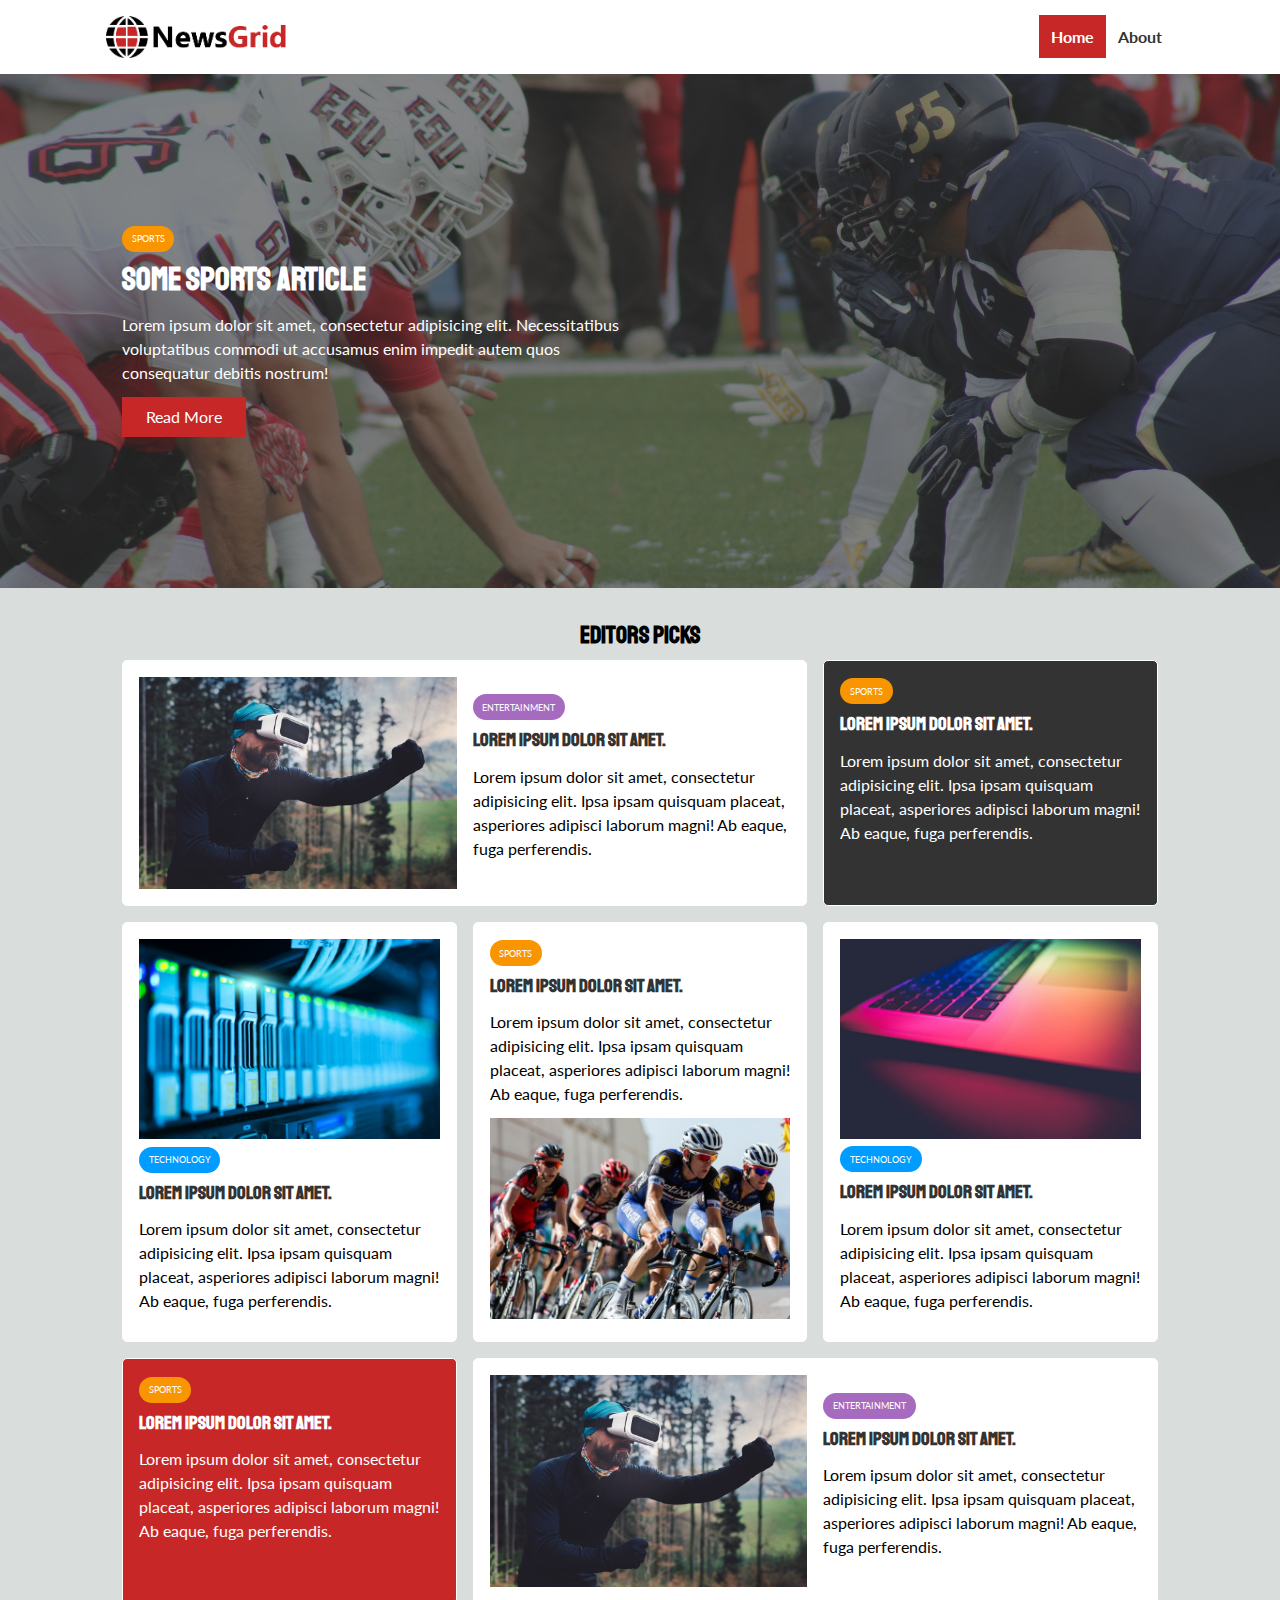
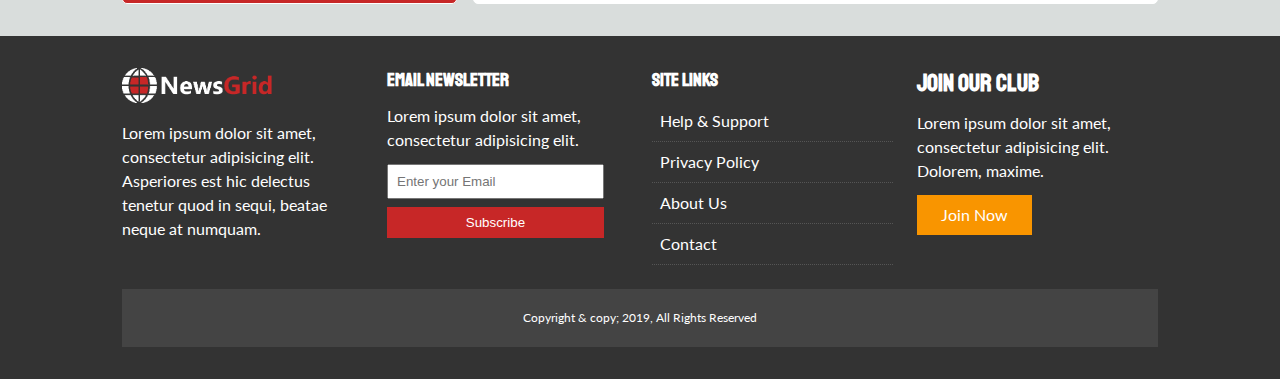
<file: index.html>
<!DOCTYPE html>
<html lang="en">
<head>
  <meta charset="UTF-8">
  <meta name="viewport" content="width=device-width, initial-scale=1.0">
  <meta http-equiv="X-UA-Compatible" content="ie=edge">
  <link href="https://fonts.googleapis.com/css?family=Lato|Staatliches&display=swap" rel="stylesheet">
  <link rel="stylesheet" href="https://use.fontawesome.com/releases/v5.6.3/css/all.css" integrity="sha384-UHRtZLI+pbxtHCWp1t77Bi1L4ZtiqrqD80Kn4Z8NTSRyMA2Fd33n5dQ8lWUE00s/" crossorigin="anonymous">
  <link rel="stylesheet" href="css/main.css">
  <link rel="stylesheet" href="css/mobile.css" media="screen and (max-width: 768px)">
  <title>NewsGrid | Latest News</title>
</head>
<body>
  <nav id="main-nav">
    <div class="container">
      <img src="img/logo.png" alt="NewsGrid" class="logo">
      <div class="socials">
        <a href="www.facebook.com"target="_blank"><i class="fab fa-facebook fa-2x"></i> </a>
        <a href="www.twitter.com"target="_blank"><i class="fab fa-twitter fa-2x"></i> </a>
        <a href="www.instagram.com"target="_blank"><i class="fab fa-instagram fa-2x"></i> </a>
        <a href="www.youtube.com"target="_blank"><i class="fab fa-facebook fa-2x"></i> </a>
      </div>

      <ul>
        <li><a href="index.html" class="current">Home</a></li>
        <li><a href="about.html">About</a></li>
      </ul>
    </div>
  </nav>

    <header id="showcase">
      <div class="container">
        <div class="showcase-container">
          <div class="showcase-content">
            <div class="category category-sports">Sports</div>
            <h1>Some sports article</h1>
            <p>Lorem ipsum dolor sit amet, consectetur adipisicing elit. Necessitatibus voluptatibus commodi ut accusamus enim impedit autem quos consequatur debitis nostrum!</p>
            <a href="article.html" class="btn btn-primary">Read More</a>
          </div>
        </div>
      </div>
    </header>


    <section id="home-articles" class="py-2">
      <h2 class="text-center">Editors Picks</h2>
      <div class="container">
        <div class="center-articles">
          <div class="articles-container">
            <article class="card">
              <img src="img/articles/ent1.jpg" alt="">
              <div>
                <div class="category category-ent">Entertainment</div>
                <h3>
                  <a href="article.html">Lorem ipsum dolor sit amet.</a>
                </h3>
                  <p>Lorem ipsum dolor sit amet, consectetur adipisicing elit. Ipsa ipsam quisquam placeat, asperiores adipisci laborum magni! Ab eaque, fuga perferendis.</p>
              </div>
            </article>

            <article class="card  bg-dark">
              <div class="category category-sports">Sports</div>
              <h3>
                <a href="article.html">Lorem ipsum dolor sit amet.</a>
              </h3>
              <p>Lorem ipsum dolor sit amet, consectetur adipisicing elit. Ipsa ipsam quisquam placeat, asperiores adipisci laborum magni! Ab eaque, fuga perferendis.</p>
            </article>

            <article class="card">
              <img src="img/articles/tech1.jpg" alt="">
                <div class="category category-tech">Technology</div>
                    <h3>
                      <a href="article.html">Lorem ipsum dolor sit amet.</a>
                    </h3>
                  <p>Lorem ipsum dolor sit amet, consectetur adipisicing elit. Ipsa ipsam quisquam placeat, asperiores adipisci laborum magni! Ab eaque, fuga perferendis.</p>
            </article>


                    <article class="card">

                        <div class="category category-sports"> Sports</div>
                            <h3>
                              <a href="article.html">Lorem ipsum dolor sit amet.</a>
                            </h3>
                          <p>Lorem ipsum dolor sit amet, consectetur adipisicing elit. Ipsa ipsam quisquam placeat, asperiores adipisci laborum magni! Ab eaque, fuga perferendis.</p>
                          <img src="img/articles/sports1.jpg" alt="">
                    </article>



                              <article class="card">
                                <img src="img/articles/tech2.jpg" alt="">
                                  <div class="category category-tech">Technology</div>
                                      <h3>
                                        <a href="article.html">Lorem ipsum dolor sit amet.</a>
                                      </h3>
                                    <p>Lorem ipsum dolor sit amet, consectetur adipisicing elit. Ipsa ipsam quisquam placeat, asperiores adipisci laborum magni! Ab eaque, fuga perferendis.</p>
                              </article>


                                    <article class="card bg-primary">
                                      <div class="category category-sports">Sports</div>
                                      <h3>
                                        <a href="article.html">Lorem ipsum dolor sit amet.</a>
                                      </h3>
                                      <p>Lorem ipsum dolor sit amet, consectetur adipisicing elit. Ipsa ipsam quisquam placeat, asperiores adipisci laborum magni! Ab eaque, fuga perferendis.</p>
                                    </article>


                                    <article class="card">
                                      <img src="img/articles/ent1.jpg" alt="">
                                      <div>
                                        <div class="category category-ent">Entertainment</div>
                                        <h3>
                                          <a href="article.html">Lorem ipsum dolor sit amet.</a>
                                        </h3>
                                          <p>Lorem ipsum dolor sit amet, consectetur adipisicing elit. Ipsa ipsam quisquam placeat, asperiores adipisci laborum magni! Ab eaque, fuga perferendis.</p>
                                      </div>
                                    </article>




          </div>
        </div>

      </div>

    </section>

    <footer id="main-footer" class="py-2">
      <div class="container footer-container">
        <div>
          <img src="img/logo_light.png" alt="NewsGrid">
          <p>Lorem ipsum dolor sit amet, consectetur adipisicing elit. Asperiores est hic delectus tenetur quod in sequi, beatae neque at numquam.</p>
        </div>
      <div>
        <h3>Email Newsletter</h3>
        <p>Lorem ipsum dolor sit amet, consectetur adipisicing elit.</p>
        <form action="">
          <input type="email" name="" id="" placeholder="Enter your Email">
          <input type="submit" value="Subscribe" class="btn btn-primary">
        </form>
      </div>
      <div>
        <h3> Site Links</h3>
        <ul class="list">
          <li><a href="#">Help & Support</a></li>
          <li><a href="#">Privacy Policy</a></li>
          <li><a href="#">About Us</a></li>
          <li><a href="#">Contact</a></li>
        </ul>
      </div>

      <div>
        <h2>Join Our Club</h2>
        <p>Lorem ipsum dolor sit amet, consectetur adipisicing elit. Dolorem, maxime.</p>
        <a href="#" class="btn btn-secondary">Join Now</a>
      </div>

      <div>
        <p>Copyright & copy; 2019, All Rights Reserved</p>
      </div>
    </div>
    </footer>
</body>
</html>
</file>
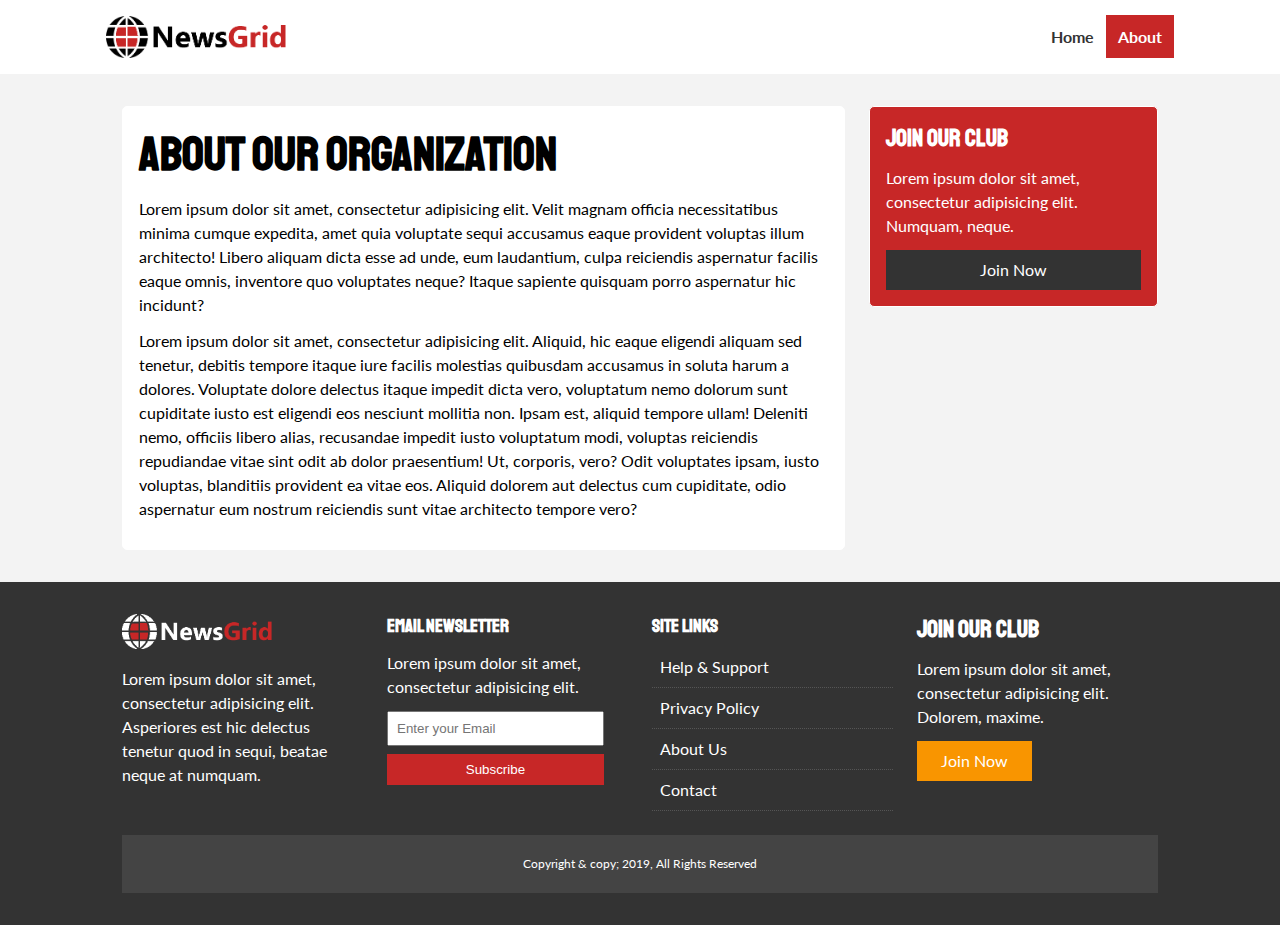
<file: about.html>
<!DOCTYPE html>
<html lang="en">
<head>
  <meta charset="UTF-8">
  <meta name="viewport" content="width=device-width, initial-scale=1.0">
  <meta http-equiv="X-UA-Compatible" content="ie=edge">
  <link href="https://fonts.googleapis.com/css?family=Lato|Staatliches&display=swap" rel="stylesheet">
  <link rel="stylesheet" href="https://use.fontawesome.com/releases/v5.6.3/css/all.css" integrity="sha384-UHRtZLI+pbxtHCWp1t77Bi1L4ZtiqrqD80Kn4Z8NTSRyMA2Fd33n5dQ8lWUE00s/" crossorigin="anonymous">
  <link rel="stylesheet" href="css/main.css">
  <link rel="stylesheet" href="css/mobile.css" media="screen and (max-width: 768px)">
  <title>NewsGrid | About News</title>
</head>
<body>
  <nav id="main-nav">
    <div class="container">
      <img src="img/logo.png" alt="NewsGrid" class="logo">
      <div class="socials">
        <a href="www.facebook.com"target="_blank"><i class="fab fa-facebook fa-2x"></i> </a>
        <a href="www.twitter.com"target="_blank"><i class="fab fa-twitter fa-2x"></i> </a>
        <a href="www.instagram.com"target="_blank"><i class="fab fa-instagram fa-2x"></i> </a>
        <a href="www.youtube.com"target="_blank"><i class="fab fa-facebook fa-2x"></i> </a>
      </div>

      <ul>
        <li><a href="index.html" >Home</a></li>
        <li><a href="about.html" class="current">About</a></li>
      </ul>
    </div>
  </nav>
  <section id="about">
    <div class="container">
      <div class="page-container">
        <article class="card">
          <h1 class="l-heading">
            About our organization
          </h1>
          <p>Lorem ipsum dolor sit amet, consectetur adipisicing elit. Velit magnam officia necessitatibus minima cumque expedita, amet quia voluptate sequi accusamus eaque provident voluptas illum architecto! Libero aliquam dicta esse ad unde, eum laudantium, culpa reiciendis aspernatur facilis eaque omnis, inventore quo voluptates neque? Itaque sapiente quisquam porro aspernatur hic incidunt?</p>
          <p>Lorem ipsum dolor sit amet, consectetur adipisicing elit. Aliquid, hic eaque eligendi aliquam sed tenetur, debitis tempore itaque iure facilis molestias quibusdam accusamus in soluta harum a dolores. Voluptate dolore delectus itaque impedit dicta vero, voluptatum nemo dolorum sunt cupiditate iusto est eligendi eos nesciunt mollitia non. Ipsam est, aliquid tempore ullam! Deleniti nemo, officiis libero alias, recusandae impedit iusto voluptatum modi, voluptas reiciendis repudiandae vitae sint odit ab dolor praesentium! Ut, corporis, vero? Odit voluptates ipsam, iusto voluptas, blanditiis provident ea vitae eos. Aliquid dolorem aut delectus cum cupiditate, odio aspernatur eum nostrum reiciendis sunt vitae architecto tempore vero?</p>
        </article>

        <aside class="card bg-primary">
          <h2>Join Our Club</h2>
          <p>Lorem ipsum dolor sit amet, consectetur adipisicing elit. Numquam, neque.</p>
          <a class="btn btn-dark btn-block">Join Now</a>
        </aside>
      </div>
    </div>
  </section>


    <footer id="main-footer" class="py-2">
      <div class="container footer-container">
        <div>
          <img src="img/logo_light.png" alt="NewsGrid">
          <p>Lorem ipsum dolor sit amet, consectetur adipisicing elit. Asperiores est hic delectus tenetur quod in sequi, beatae neque at numquam.</p>
        </div>
      <div>
        <h3>Email Newsletter</h3>
        <p>Lorem ipsum dolor sit amet, consectetur adipisicing elit.</p>
        <form action="">
          <input type="email" name="" id="" placeholder="Enter your Email">
          <input type="submit" value="Subscribe" class="btn btn-primary">
        </form>
      </div>
      <div>
        <h3> Site Links</h3>
        <ul class="list">
          <li><a href="#">Help & Support</a></li>
          <li><a href="#">Privacy Policy</a></li>
          <li><a href="#">About Us</a></li>
          <li><a href="#">Contact</a></li>
        </ul>
      </div>

      <div>
        <h2>Join Our Club</h2>
        <p>Lorem ipsum dolor sit amet, consectetur adipisicing elit. Dolorem, maxime.</p>
        <a href="#" class="btn btn-secondary">Join Now</a>
      </div>

      <div>
        <p>Copyright & copy; 2019, All Rights Reserved</p>
      </div>
    </div>
    </footer>

  </nav>
</body>
</html>
</file>
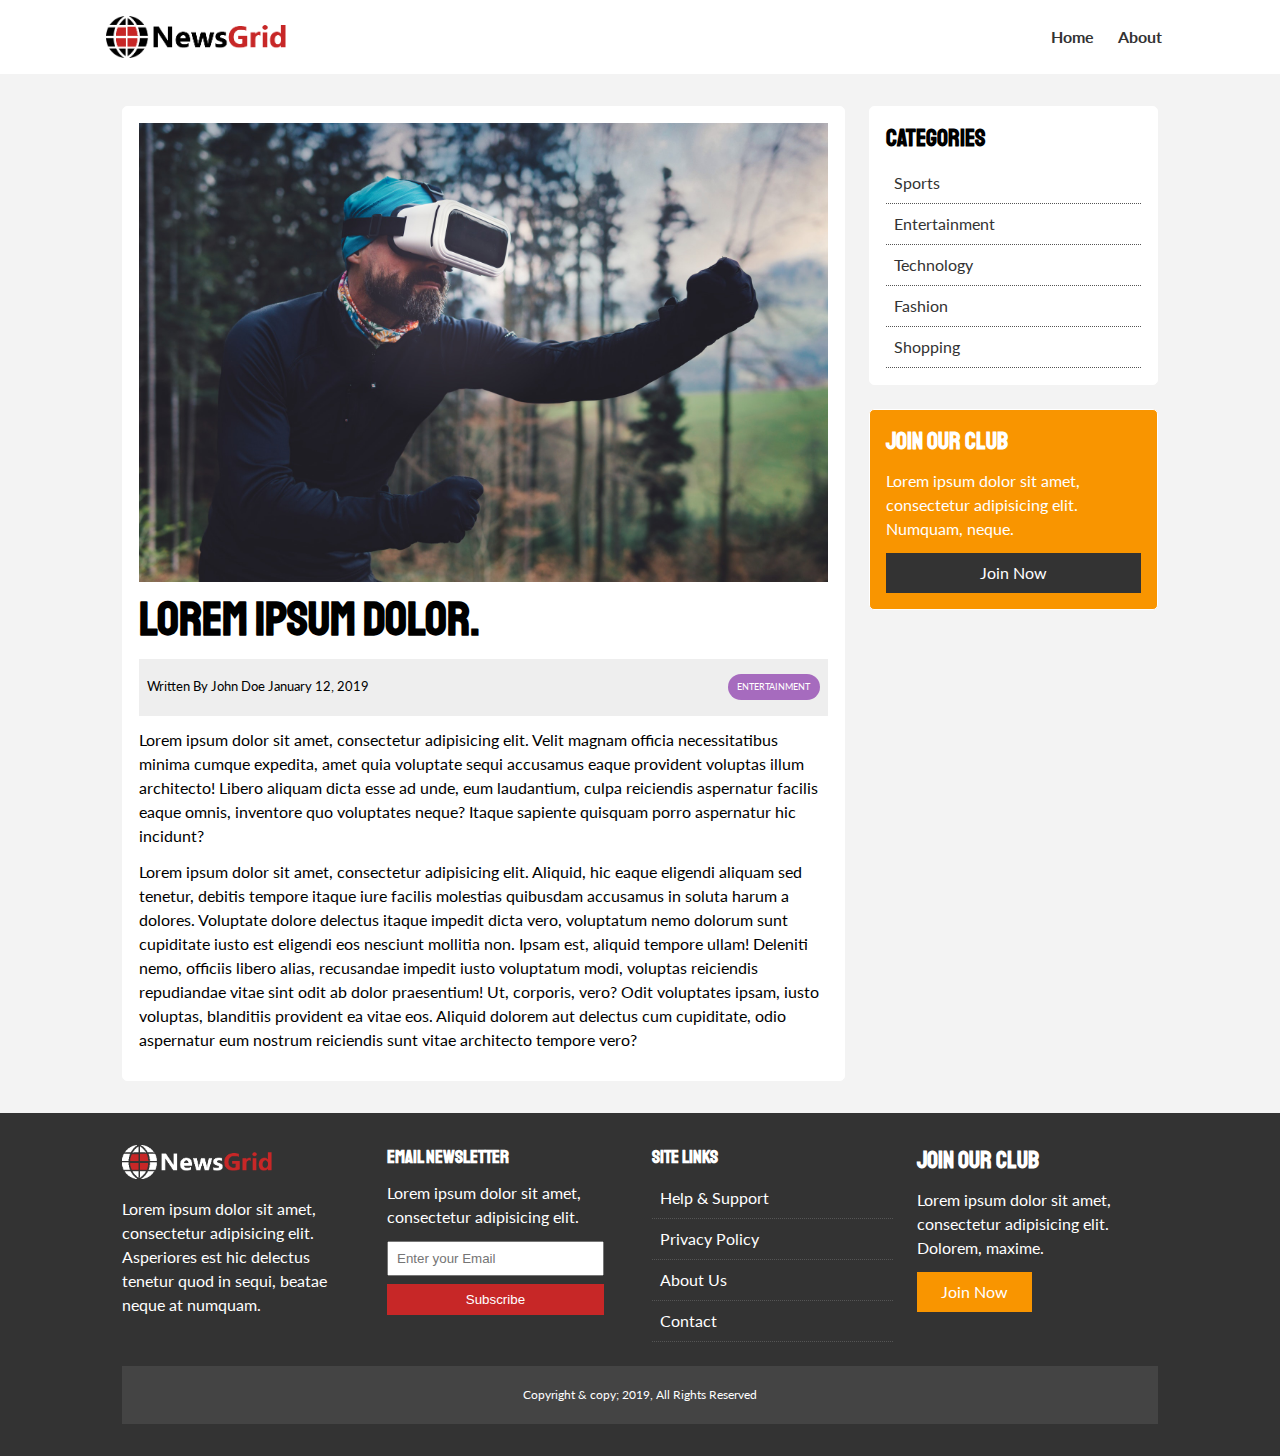
<file: article.html>
<!DOCTYPE html>
<html lang="en">
<head>
  <meta charset="UTF-8">
  <meta name="viewport" content="width=device-width, initial-scale=1.0">
  <meta http-equiv="X-UA-Compatible" content="ie=edge">
  <link href="https://fonts.googleapis.com/css?family=Lato|Staatliches&display=swap" rel="stylesheet">
  <link rel="stylesheet" href="https://use.fontawesome.com/releases/v5.6.3/css/all.css" integrity="sha384-UHRtZLI+pbxtHCWp1t77Bi1L4ZtiqrqD80Kn4Z8NTSRyMA2Fd33n5dQ8lWUE00s/" crossorigin="anonymous">
  <link rel="stylesheet" href="css/main.css">
  <link rel="stylesheet" href="css/mobile.css" media="screen and (max-width: 768px)">
  <title>NewsGrid | About News</title>
</head>
<body>
  <nav id="main-nav">
    <div class="container">
      <img src="img/logo.png" alt="NewsGrid" class="logo">
      <div class="socials">
        <a href="www.facebook.com"target="_blank"><i class="fab fa-facebook fa-2x"></i> </a>
        <a href="www.twitter.com"target="_blank"><i class="fab fa-twitter fa-2x"></i> </a>
        <a href="www.instagram.com"target="_blank"><i class="fab fa-instagram fa-2x"></i> </a>
        <a href="www.youtube.com"target="_blank"><i class="fab fa-facebook fa-2x"></i> </a>
      </div>

      <ul>
        <li><a href="index.html" >Home</a></li>
        <li><a href="about.html">About</a></li>
      </ul>
    </div>
  </nav>
  <section id="about">
    <div class="container">
      <div class="page-container">
        <article class="card">
          <img src="img/articles/ent1.jpg" alt="">
          <h1 class="l-heading">
            Lorem ipsum dolor.
          </h1>
          <div class="meta">
            <small>
              <i class="fas fa-user"></i> Written By John Doe January 12, 2019
            </small>
            <div class="category category-ent">
              Entertainment
            </div>
          </div>
          <p>Lorem ipsum dolor sit amet, consectetur adipisicing elit. Velit magnam officia necessitatibus minima cumque expedita, amet quia voluptate sequi accusamus eaque provident voluptas illum architecto! Libero aliquam dicta esse ad unde, eum laudantium, culpa reiciendis aspernatur facilis eaque omnis, inventore quo voluptates neque? Itaque sapiente quisquam porro aspernatur hic incidunt?</p>
          <p>Lorem ipsum dolor sit amet, consectetur adipisicing elit. Aliquid, hic eaque eligendi aliquam sed tenetur, debitis tempore itaque iure facilis molestias quibusdam accusamus in soluta harum a dolores. Voluptate dolore delectus itaque impedit dicta vero, voluptatum nemo dolorum sunt cupiditate iusto est eligendi eos nesciunt mollitia non. Ipsam est, aliquid tempore ullam! Deleniti nemo, officiis libero alias, recusandae impedit iusto voluptatum modi, voluptas reiciendis repudiandae vitae sint odit ab dolor praesentium! Ut, corporis, vero? Odit voluptates ipsam, iusto voluptas, blanditiis provident ea vitae eos. Aliquid dolorem aut delectus cum cupiditate, odio aspernatur eum nostrum reiciendis sunt vitae architecto tempore vero?</p>
        </article>

        <aside id="categories" class="card">
          <h2>Categories</h2>
          <ul class="list">
            <li><a href="#"><i class="fas fa-chevron-right"></i>Sports</a></li>
            <li><a href="#"><i class="fas fa-chevron-right"></i>Entertainment</a></li>
            <li><a href="#"><i class="fas fa-chevron-right"></i>Technology</a></li>
            <li><a href="#"><i class="fas fa-chevron-right"></i>Fashion</a></li>
            <li><a href="#"><i class="fas fa-chevron-right"></i>Shopping</a></li>
          </ul>

        </aside>

        <aside class="card bg-secondary">
          <h2>Join Our Club</h2>
          <p>Lorem ipsum dolor sit amet, consectetur adipisicing elit. Numquam, neque.</p>
          <a class="btn btn-dark btn-block">Join Now</a>
        </aside>
      </div>
    </div>
  </section>


    <footer id="main-footer" class="py-2">
      <div class="container footer-container">
        <div>
          <img src="img/logo_light.png" alt="NewsGrid">
          <p>Lorem ipsum dolor sit amet, consectetur adipisicing elit. Asperiores est hic delectus tenetur quod in sequi, beatae neque at numquam.</p>
        </div>
      <div>
        <h3>Email Newsletter</h3>
        <p>Lorem ipsum dolor sit amet, consectetur adipisicing elit.</p>
        <form action="">
          <input type="email" name="" id="" placeholder="Enter your Email">
          <input type="submit" value="Subscribe" class="btn btn-primary">
        </form>
      </div>
      <div>
        <h3> Site Links</h3>
        <ul class="list">
          <li><a href="#">Help & Support</a></li>
          <li><a href="#">Privacy Policy</a></li>
          <li><a href="#">About Us</a></li>
          <li><a href="#">Contact</a></li>
        </ul>
      </div>

      <div>
        <h2>Join Our Club</h2>
        <p>Lorem ipsum dolor sit amet, consectetur adipisicing elit. Dolorem, maxime.</p>
        <a href="#" class="btn btn-secondary">Join Now</a>
      </div>

      <div>
        <p>Copyright & copy; 2019, All Rights Reserved</p>
      </div>
    </div>
    </footer>

  </nav>
</body>
</html>
</file>
<file: css/main.css>
:root {
  --primary-color: #c72727;
  --secondary-color: #f99500;
  --light-color: #f3f3f3;
  --dark-color: #333;
  --max-width: 1100px;
}

.category {
  --sports-color: #f99500;
  --ent-color: #a66bbe;
  --tech-color: #009cff
}

/* RESET */
* {
  margin: 0;
  padding: 0;
  box-sizing: border-box;
}



/* Main Styling */
body {
    font-family: 'Lato', sans-serif;
    line-height: 1.5;
    background-color: var(--light-color);
}

a {
  text-decoration: none;
  color: #333;
}

ul {
  list-style: none;
}

img {
  width: 100%;
}


h1, h2, h3, h4, h5, h6 {
    font-family: 'Staatliches', cursive;
    line-height: 1.3;
    margin-bottom: .55rem;
  }

p {
  margin: 0.75rem 0;
}

.text-center {
  text-align: center;
}

.container {
  max-width: var(--max-width);
  margin: 0 auto;
  padding: 0 2rem;
  overflow: hidden;
}

.category {
  display: inline-block;
  color: #fff;
  font-size: 0.55rem;
  text-transform: uppercase;
  padding: 0.4rem 0.6rem;
  border-radius: 15px;
  margin-bottom: 0.5rem;
}

.category-sports {
  background: var(--sports-color);
}
.category-ent {
  background: var(--ent-color);
}
.category-tech {
  background: var(--tech-color);
}

.btn {
  display: inline-block;
  border: none;
  background: var(--dark-color);
  color: #fff;
  padding: 0.5rem 1.5rem;

}

.card {
  background: #fff;
  border: 1px #fff solid;
  border-radius: 5px;
  padding: 1rem;
}

.bg-dark {
  background: var(--dark-color);
  color: #fff;
}

.bg-primary {
  background: var(--primary-color);
  color: #fff;
}

.bg-secondary {
  background: var(--secondary-color);
  color: #fff;
}

.btn-light {
  background: var(--light-color);
}

.btn-primary {
  background: var(--primary-color);
}

.btn-secondary {
  background: var(--secondary-color);
}

.py-1 {padding: 1.5rem 0}
.py-1 {padding: 2rem 0}
.py-1 {padding: 3rem 0}
.py-1 {padding: 1.5rem}
.py-2 {padding: 2rem}
.py-3 {padding: 3rem}

.l-heading {
  font-size: 3rem;
}

.list li {
  padding: .5rem;
  border-bottom: #555 dotted 1px;
}

.page-container {
  display: grid;
  grid-template-columns: 5fr 2fr;
  margin: 2rem 0;
  grid-gap: 1.5rem;
}

.page-container > *:first-child {
  grid-row: 1 /span 3;
}

.list li a:hover {
  color: var(--primary-color) !important;
}

.bg-dark h1,
.bg-dark h2,
.bg-dark h3,
.bg-dark a,
.bg-primary h1,
.bg-primary h2,
.bg-primary h3,
.bg-primary a,
.bg-secondary h1,
.bg-secondary h2,
.bg-secondary h3,
.bg-secondary a {
  color: #fff;
}


.btn:hover {
  opacity: 0.9;
}

.btn-block {
  display: block;
  width: 100%;
  text-align: center;
}
#main-nav {
  background: #fff;
  position: sticky;
  top: 0;
  z-index: 2;
}

#main-nav .container {
  display: grid;
  grid-template-columns: 6fr 2fr 3fr;
  padding: 1rem;
  align-items: center;
}


#main-nav .logo {
  width: 180px;
}


#main-nav ul {
  justify-self: end;
  display: flex;
}

#main-nav ul li a {
  padding: 0.75rem;
  font-weight: bold;
}

#main-nav ul li a.current {
  background: var(--primary-color);
  color: #fff;
}

#main-nav ul li a:hover {
  background: var(--light-color);
  color: var(--dark-color);
}

#main-nav .socials i {
  justify-self: center;
  margin-right: .5rem;
  color: #777;
}

#showcase {
  color: #fff;
  background: #333;
  padding: 2rem;
  position: relative;
}

#showcase:before {
  content: '';
  background: url('../img/featured.jpg');
  background-position: center;
  background-repeat: no-repeat;
  background-size: cover;
  position: absolute;
  top:0;
  left: 0;
  width: 100%;
  height: 100%;
  opacity: 0.4;
}


#showcase .showcase-container {
  display: grid;
  grid-template-columns: repeat(2, 1fr);
  justify-content: center;
  align-items: center;
  height: 50vh;
}

#showcase .showcase-content {
  z-index: 1;
}

#home-articles .articles-container {
  display: grid;
  grid-template-columns: repeat(3, 1fr);
  grid-gap: 1rem;

}

#home-articles {
  background: #D9DDDC;
}

#home-articles .articles-container > *:first-child {
  display: grid;
  grid-template-columns: repeat(2, 1fr);
  grid-gap: 1rem;
  grid-column: 1 / span 2;
  align-items: center;
}

#home-articles .articles-container > *:last-child {
  display: grid;
  grid-template-columns: repeat(2, 1fr);
  grid-gap: 1rem;
  align-items: center;
  grid-column: 2 / span 2;
}

article .meta {
  display: flex;
  justify-content: space-between;
  align-items: center;
  background: #eee;
  padding: 0.5rem;
}

article .meta .category {
  margin-top: 0.4rem;
}


#main-footer {
  background: var(--dark-color);
  color: #fff;
}

#main-footer img {
  width: 150px;
}

#main-footer a {
  color: #fff;
}


#main-footer .footer-container {
  display: grid;
  grid-template-columns: repeat(4, 1fr);
  grid-gap: 1.5rem;
}

#main-footer .footer-container > *:last-child {
  background: #444;
  grid-column: 1 / span 4;
  padding: .5rem;
  text-align: center;
  font-size: 0.75rem;
}

#main-footer .footer-container input[type='email'] {
  width: 90%;
  padding: 0.5rem;
  margin-bottom: 0.5rem;
}

#main-footer .footer-container ul {
  display: block;
}


#main-footer .footer-container input[type='submit'] {
  width: 90%;
}
</file>
<file: css/mobile.css>
#main-nav .socials {
  display: none;
}

#main-nav .container {
  grid-template-columns: 1fr;
  grid-gap: 1.2rem;
}


#main-nav ul,
#main-nav .logo {
  justify-self: center;
}

#main-nav ul li a {
  padding: 0.50rem;
}

#home-articles .articles-container {
  grid-template-columns: repeat(2, 1fr);
}

#home-articles .articles-container > *:first-child,
#home-articles .articles-container > *:last-child {
  grid-template-columns: 1fr;
  grid-column: 1;
}


@media(max-width: 600px) {
  #showcase .showcase-container,
  #home-articles .articles-container,
  #main-footer .footer-container{
    grid-template-columns: 1fr;
  }

  #main-footer .footer-container > *:last-child {
    grid-column: 1;
  }

    #main-footer .footer-container > * {
      border-bottom: #444 dotted 1px;
      padding-bottom: 1rem;
    }
    #main-footer .footer-container >*:last-child,
    #main-footer .footer-container > *:nth-child(3),
    #main-footer .footer-container > *:nth-child(4) {
      border: none;
    }

    .page-container {
      grid-template-columns: 1fr;
      text-align: center;
    }

    .page-container > *:first-child {
      grid-row: 1;
    }
}
</file>
